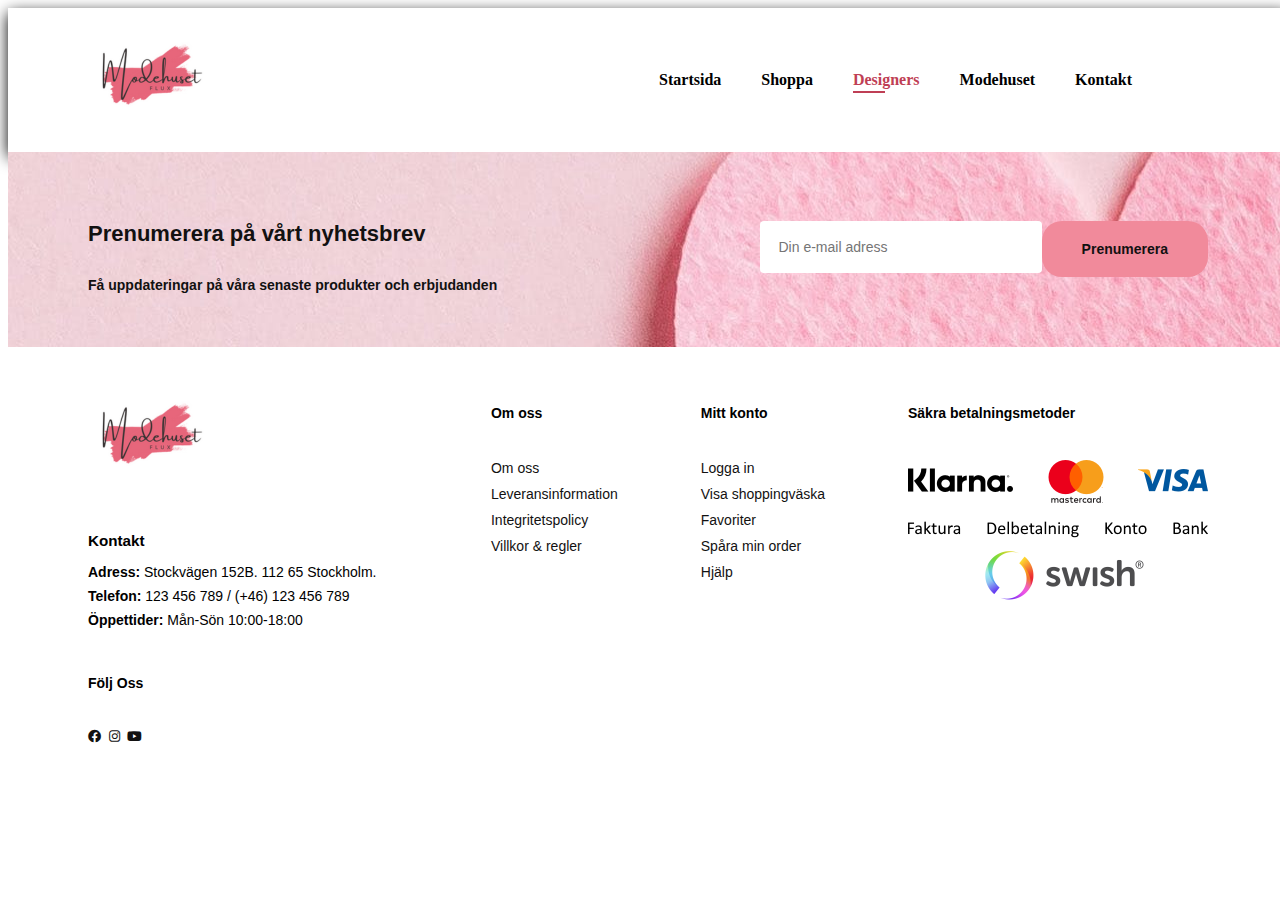
<file: designers.html>
<!DOCTYPE html>
<html lang="en">
<head>
    <meta charset="UTF-8">
    <meta name="viewport" content="width=device-width, initial-scale=1.0">
    <title>Modehuset Flux</title>
    <link rel="stylesheet" href="style.css"> 
    <link rel="stylesheet" href="https://pro.fontawesome.com/releases/v5.10.0/css/all.css"/> 

     
</head>
<body>


    <section id="header">  
        <a href="#"><img src="logotypflux (1).png"class="logo" alt=""></a>
    
    <div> 
       <ul id="navbar"> 
    <li><a href="index.html">Startsida</a></li>
    <li><a href="shoppa.html">Shoppa</a></li>
    <li><a class="active" href="https://mathildabjorn.wordpress.com/vara-designers/">Designers</a></li>
    <li><a href="modehuset.html">Modehuset</a></li>
    <li><a href="kontakt.html">Kontakt</a></li>
    <li><a href="kassa.html"><i class="far fa-shopping-cart cart"></i></i></a></li>
       </ul>
    </div>
    </body>
    </section>
    
    

<section id="newsletter" class="section-p1" class="section-m1"> 
    <div class="newstext">
        <h4> Prenumerera på vårt nyhetsbrev </h4>
        <p>Få uppdateringar på våra senaste produkter och erbjudanden </p>
    </div>
    <div class="form"> 
        <input type="text" placeholder="Din e-mail adress">
        <button class="normal">Prenumerera </button>

</div>
</section>

 <footer class="section-p1"> 
    <div class="col"> 
<img class="logo" src="logotypflux (1).png" alt="">
<h3> Kontakt </h3>
<p><strong> Adress: </strong> Stockvägen 152B. 112 65 Stockholm. </p>
<p> <strong> Telefon: </strong> 123 456 789 / (+46) 123 456 789</p>
<p> <strong> Öppettider: </strong> Mån-Sön 10:00-18:00 </p>
<div class="follow"> 
<h4> Följ Oss </h4>
<div class="icon"> 
<i class="fab fa-facebook"></i>
<i class="fab fa-instagram"></i>
<i class="fab fa-youtube"></i>
</div>
</div>
</div> 

<div class="col"> 
<h4> Om oss </h4>
<a href="#"> Om oss </a>
<a href="#"> Leveransinformation </a>
<a href="#"> Integritetspolicy  </a>
<a href="#"> Villkor & regler </a>
</div>

<div class="col"> 
    <h4> Mitt konto </h4>
    <a href="#"> Logga in </a>
    <a href="#"> Visa shoppingväska </a>
    <a href="#"> Favoriter  </a>
    <a href="#"> Spåra min order </a>
    <a href="#"> Hjälp </a>
    </div>

<div class="col payment">
<h4> Säkra betalningsmetoder </h4>
<img src="betmetod.png" alt="">
</div>


</footer>
</body>
</html>
</file>
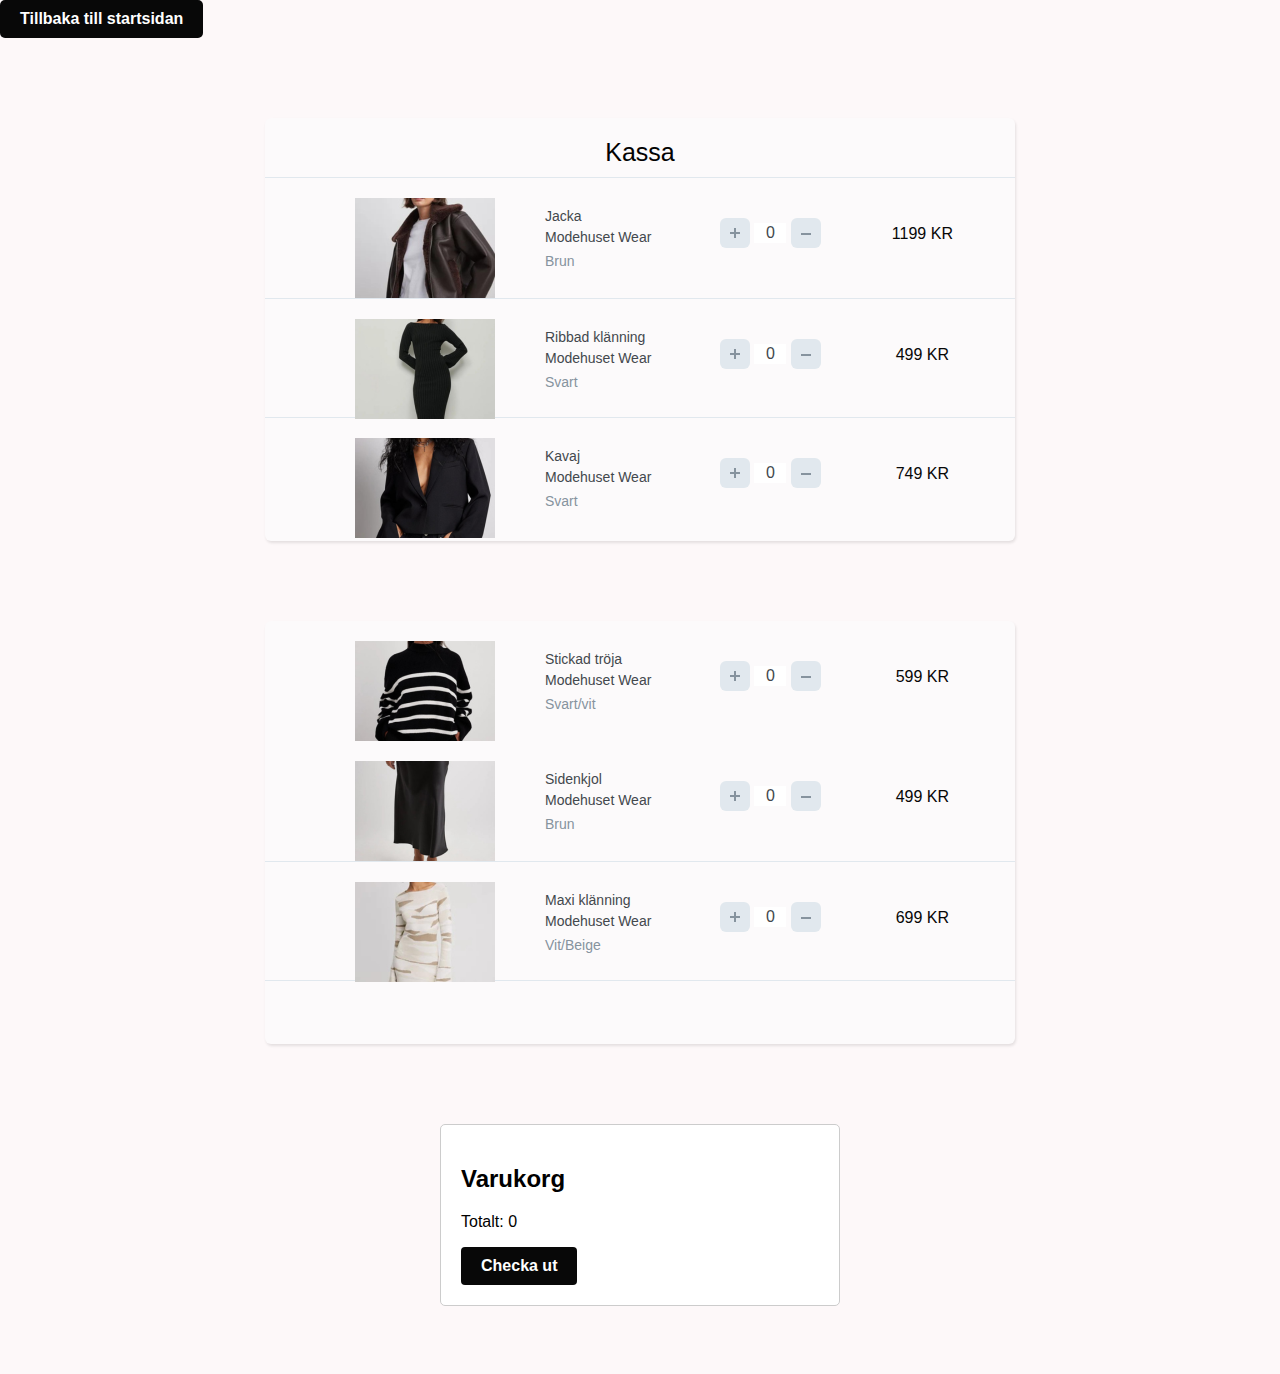
<file: kassa.html>
<!DOCTYPE html>
    <html lang="en">
    <head>
        
            <meta charset="UTF-8">
            <meta name="viewport" content="width=device-width, initial-scale=1.0">
            <title>Shopping cart</title>
            <link rel="stylesheet" href="kassa.css">
            <link rel="stylesheet" href="https://pro.fontawesome.com/releases/v5.10.0/css/all.css"/>
            <!-- Ladda jQuery från ett CDN -->
            <script src="https://code.jquery.com/jquery-3.6.4.min.js"></script>
            <script src="script.js"></script>
        </head>
        
         
    </head>
    <body>
<!-- Tillbaka knapp -->
<a href="index.html" class="back-button">Tillbaka till startsidan</a>
        <script src="script.js"></script>


        <div class="shopping-cart">
            <!-- Title -->
            <div class="title">
             Kassa 
            </div>


            <!-- Product #1 -->
            <div class="item">
              <div class="buttons">
                
              </div>
           
              <div class="image">
                <img src="shoppa1.0canva.png" alt="" />
              </div>
           
              <div class="description">
                <span>Jacka</span>
                <span>Modehuset Wear</span>
                <span>Brun</span>
              </div>
           
              <div class="quantity">
                <button class="plus-btn" type="button" name="button">
                  <img src="plus.svg" alt="" />
                </button>
                <input type="text" name="name" value="0">
                <button class="minus-btn" type="button" name="button">
                  <img src="minus.svg" alt="" />
                </button>
              </div>
           
              <div class="total-price">1199 KR</div>
            </div>
           
            <!-- Product #2 -->
            <div class="item">
              <div class="buttons">
        
                
              </div>
           
              <div class="image">
                <img src="shoppa2canva.png" alt=""/>
              </div>
           
              <div class="description">
                <span>Ribbad klänning</span>
                <span>Modehuset Wear</span>
                <span>Svart</span>
              </div>
           
              <div class="quantity">
                <button class="plus-btn" type="button" name="button">
                  <img src="plus.svg" alt="" />
                </button>
                <input type="text" name="name" value="0">
                <button class="minus-btn" type="button" name="button">
                  <img src="minus.svg" alt="" />
                </button>
              </div>
           
              <div class="total-price">499 KR</div>
            </div>
           
            <!-- Product #3 -->
            <div class="item">
              <div class="buttons">
                
                
              </div>
           
              <div class="image">
                <img src="shoppa3canva.png" alt="" />
              </div>
           
              <div class="description">
                <span>Kavaj</span>
                <span>Modehuset Wear</span>
                <span>Svart</span>
              </div>
           
              <div class="quantity">
                <button class="plus-btn" type="button" name="button">
                  <img src="plus.svg" alt="" />
                </button>
                <input type="text" name="name" value="0">
                <button class="minus-btn" type="button" name="button">
                  <img src="minus.svg" alt="" />
                </button>
              </div>
           
              <div class="total-price">749 KR</div>
            </div>
          </div>
          <div class="shopping-cart">

            <!-- Product #1 -->
            <div class="item">
              <div class="buttons">
               
              </div>
           
              <div class="image">
                <img src="shoppa4canva.png" alt="" />
              </div>
           
              <div class="description">
                <span>Stickad tröja</span>
                <span>Modehuset Wear</span>
                <span>Svart/vit</span>
              </div>
           
              <div class="quantity">
                <button class="plus-btn" type="button" name="button">
                  <img src="plus.svg" alt="" />
                </button>
                <input type="text" name="name" value="0">
                <button class="minus-btn" type="button" name="button">
                  <img src="minus.svg" alt="" />
                </button>
              </div>
           
              <div class="total-price">599 KR</div>
            </div>
           
            <!-- Product #2 -->
            <div class="item">
              <div class="buttons">
                
              </div>
           
              <div class="image">
                <img src="shoppa5canva.png" alt=""/>
              </div>
           
              <div class="description">
                <span>Sidenkjol</span>
                <span>Modehuset Wear</span>
                <span>Brun</span>
              </div>
           
              <div class="quantity">
                <button class="plus-btn" type="button" name="button">
                  <img src="plus.svg" alt="" />
                </button>
                <input type="text" name="name" value="0">
                <button class="minus-btn" type="button" name="button">
                  <img src="minus.svg" alt="" />
                </button>
              </div>
           
              <div class="total-price">499 KR</div>
            </div>
           
            <!-- Product #3 -->
            <div class="item">
              <div class="buttons">
                
                
              </div>
           
              <div class="image">
                <img src="shoppa6canva.png" alt="" />
              </div>
           
              <div class="description">
                <span>Maxi klänning</span>
                <span>Modehuset Wear</span>
                <span>Vit/Beige</span>
              </div>
           
              <div class="quantity">
                <button class="plus-btn" type="button" name="button">
                  <img src="plus.svg" alt="" />
                </button>
                <input type="text" name="name" value="0">
                <button class="minus-btn" type="button" name="button">
                  <img src="minus.svg" alt="" />
                </button>
              </div>
           
              <div class="total-price">699 KR</div>
            </div>
          </div>

     

     
<div class="checkout-container">
    <h2>Varukorg</h2>
    <ul id="cart-list"></ul>
    <p>Totalt: <span id="total-price">0</span></p>
    <a href="utcheckning.html" class="checkout-button">Checka ut</a>
   
</div>

<br>

<script src="script.js"></script>

     </body>
     </html>
</file>
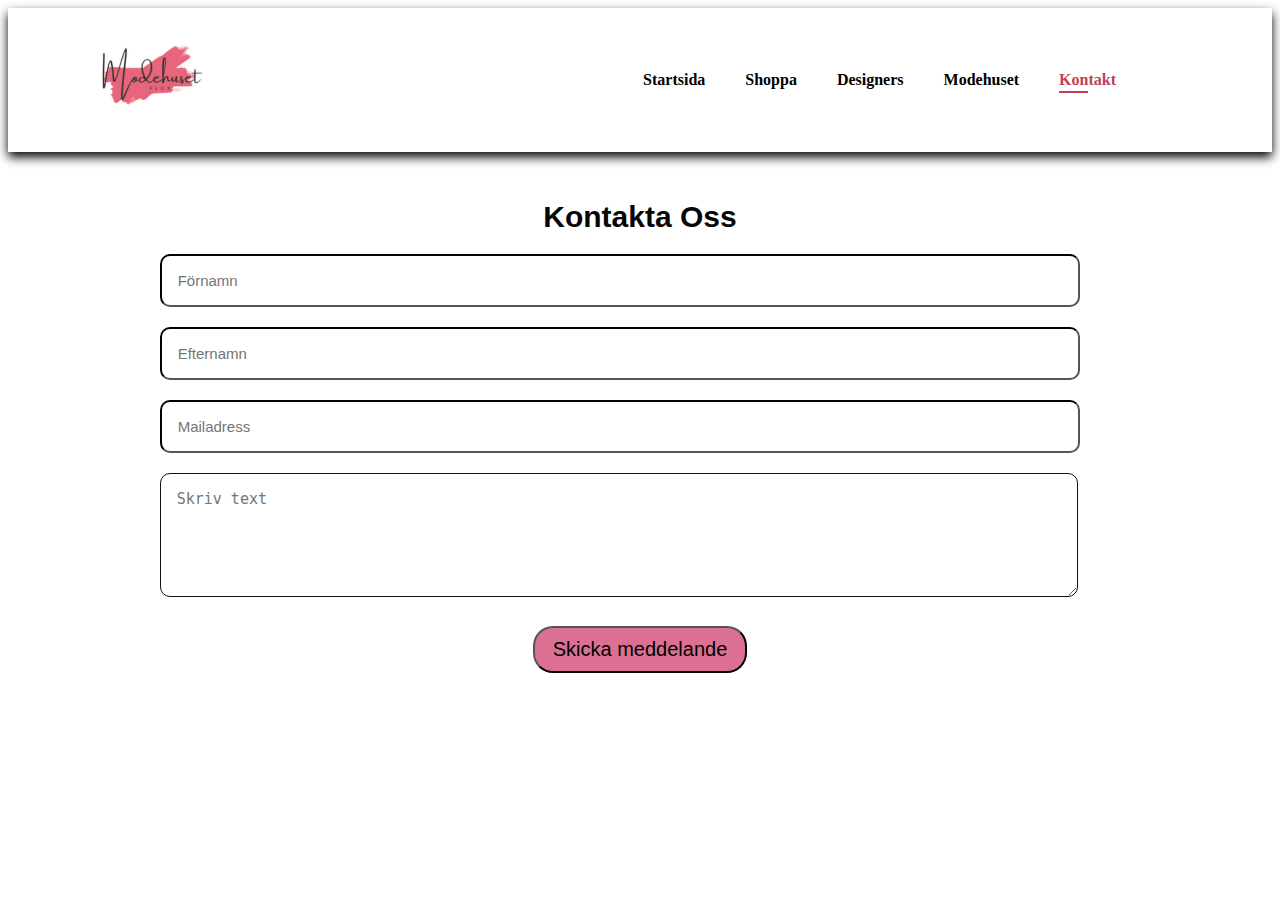
<file: kontakt.html>
<!DOCTYPE html>
<html lang="en">
<head>
    <meta charset="UTF-8">
    <meta name="viewport" content="width=device-width, initial-scale=1.0">
    <title>Contact form</title>
    <link rel="stylesheet" href="kontakt.css"> 
    <link rel="stylesheet" href="https://pro.fontawesome.com/releases/v5.10.0/css/all.css"/> 

    
</head>
<body>
<script src="script.js"></script>

    <section id="header">  
        <a href="#"><img src="logotypflux (1).png"class="logo" alt=""></a>

        
       <ul id="navbar"> 
<li><a href="index.html">Startsida</a></li> 
<li><a href="shoppa.html">Shoppa</a></li>
<li><a href="https://mathildabjorn.wordpress.com/vara-designers/">Designers</a></li>
<li><a href="modehuset.html">Modehuset</a></li>
<li><a class="active" href="kontakt.html">Kontakt</a>        
<li><a href="kassa.html"><i class="far fa-shopping-cart cart"></i></i></a></li>
 
</ul> 
</li>
</section>

<br> 

<h1>Kontakta Oss </h1>
<input type="text" name="first" placeholder="Förnamn" autocomplete="off" required>
<input type="text" name="last" placeholder="Efternamn" autocomplete="off" required>
<input type="text" name="email" placeholder="Mailadress" autocomplete="off" required>
<textarea rows="5" cols="60" name="Meddelande" placeholder="Skriv text" autocomplete="off" required></textarea>
<button type="submit"> Skicka meddelande</button>





</body>
</html>
</file>
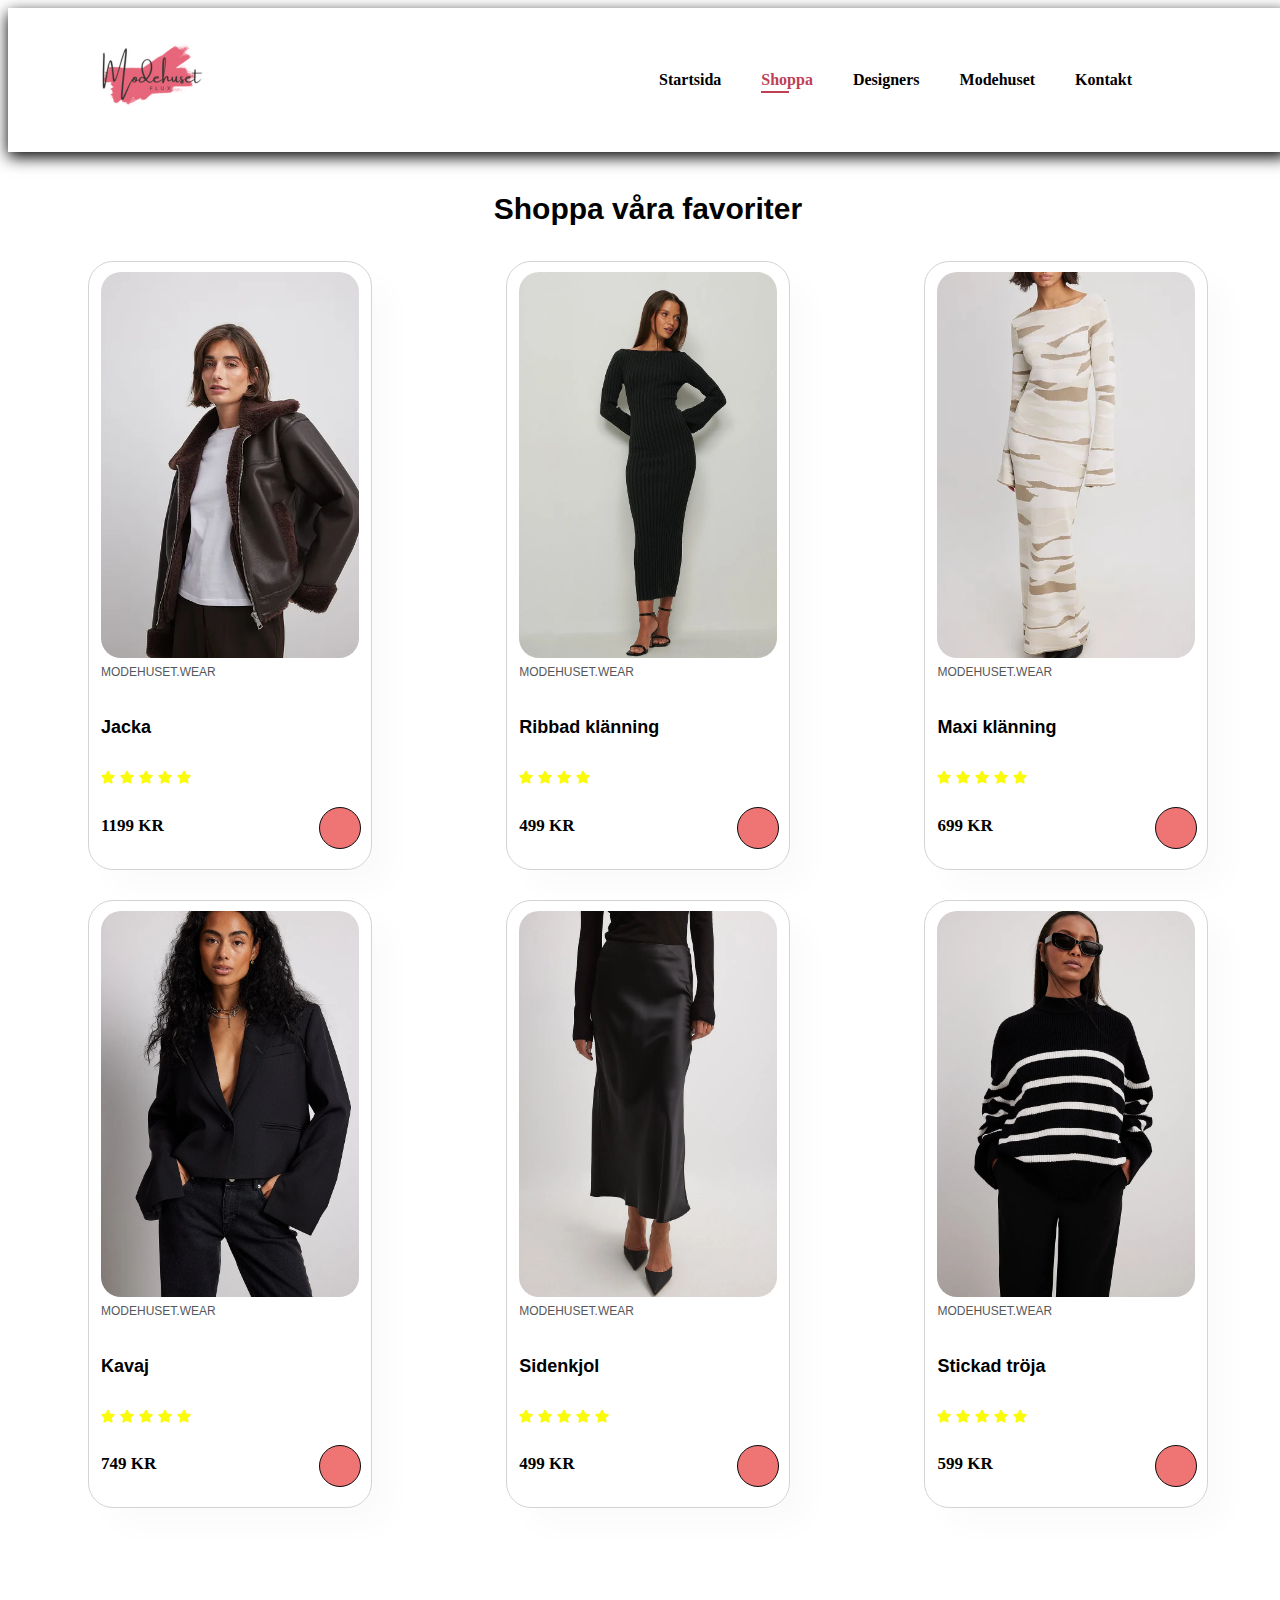
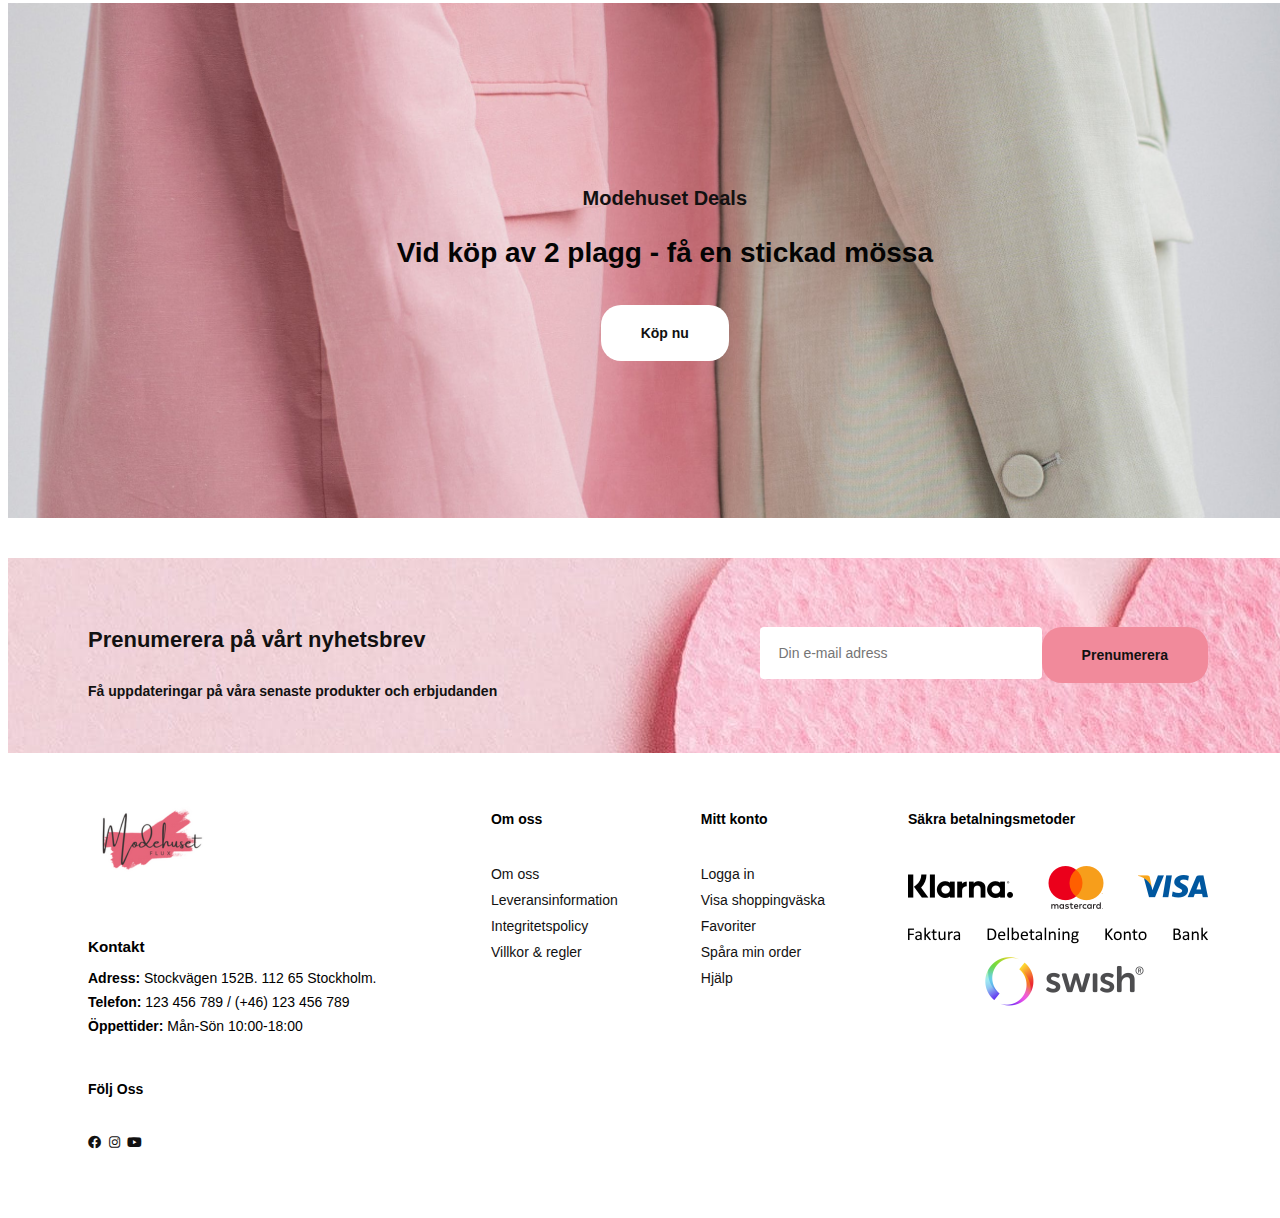
<file: shoppa.html>
<!DOCTYPE html>
<html lang="en">
<head>
    <meta charset="UTF-8">
    <meta name="viewport" content="width=device-width, initial-scale=1.0">
    <title>Modehuset Flux</title>
    <link rel="stylesheet" href="style.css"> 
    <link rel="stylesheet" href="https://pro.fontawesome.com/releases/v5.10.0/css/all.css"/> 
   
</head>

<body> 

<section id="header">  
    <a href="#"><img src="logotypflux (1).png"class="logo" alt=""></a>

<div> 
   <ul id="navbar"> 
<li><a href="index.html">Startsida</a></li>
<li><a class="active" href="shoppa.html">Shoppa</a></li>
<li><a href="https://mathildabjorn.wordpress.com/vara-designers/">Designers</a></li>
<li><a href="modehuset.html">Modehuset</a></li>
<li><a href="kontakt.html">Kontakt</a></li>
<li><a href="kassa.html"><i class="far fa-shopping-cart cart"></i></i></a></li>
   </ul>
</div>
</section>



<section id="product1" class="section-p1">
<h1> Shoppa våra favoriter </h1> 
<div class="pro-container"> 
    <div class="pro"> 
    <img src="shoppa1.webp" alt=""> 
    <div class="des"> 
        <span> MODEHUSET.WEAR </span>
        <h5> Jacka </h5>
        <div class="star"> 
            <i class="fas fa-star"></i>
            <i class="fas fa-star"></i>
            <i class="fas fa-star"></i>
            <i class="fas fa-star"></i>
            <i class="fas fa-star"></i>
            
<h4> 1199 KR</h4>
</div>
</div>
<a href="#"><i class="fal fa-shopping-cart cart"></i></a>
</div>
<div class="pro"> 
    <img src="shoppa2.webp" alt=""> 
    <div class="des"> 
        <span> MODEHUSET.WEAR </span>
        <h5> Ribbad klänning </h5>
        <div class="star"> 
            <i class="fas fa-star"></i>
            <i class="fas fa-star"></i>
            <i class="fas fa-star"></i>
            <i class="fas fa-star"></i>

<h4>499 KR</h4>
</div>
</div>
<a href="#"><i class="fal fa-shopping-cart cart"></i></a>
</div>
<div class="pro"> 
    <img src="shopping3.webp" alt=""> 
    <div class="des"> 
        <span> MODEHUSET.WEAR </span>
        <h5> Maxi klänning </h5>
        <div class="star"> 
            <i class="fas fa-star"></i>
            <i class="fas fa-star"></i>
            <i class="fas fa-star"></i>
            <i class="fas fa-star"></i>
            <i class="fas fa-star"></i>

<h4> 699 KR</h4>
</div>
</div>
<a href="#"><i class="fal fa-shopping-cart cart"></i></a>
</div>

<div class="pro"> 
    <img src="shoppa4.webp" alt=""> 
    <div class="des"> 
        <span> MODEHUSET.WEAR </span>
        <h5> Kavaj </h5>
        <div class="star"> 
            <i class="fas fa-star"></i>
            <i class="fas fa-star"></i>
            <i class="fas fa-star"></i>
            <i class="fas fa-star"></i>
            <i class="fas fa-star"></i>

<h4> 749 KR</h4>
</div>
</div>
<a href="#"><i class="fal fa-shopping-cart cart"></i></a>
</div>

<div class="pro"> 
    <img src="shoppa5.webp" alt=""> 
    <div class="des"> 
        <span> MODEHUSET.WEAR </span>
        <h5> Sidenkjol </h5>
        <div class="star"> 
            <i class="fas fa-star"></i>
            <i class="fas fa-star"></i>
            <i class="fas fa-star"></i>
            <i class="fas fa-star"></i>
            <i class="fas fa-star"></i>

<h4> 499 KR</h4>
</div>
</div>
<a href="#"><i class="fal fa-shopping-cart cart"></i></a>
</div>

<div class="pro"> 
    <img src="shoppa6.webp" alt=""> 
    <div class="des"> 
        <span> MODEHUSET.WEAR </span>
        <h5> Stickad tröja </h5>
        <div class="star"> 
            <i class="fas fa-star"></i>
            <i class="fas fa-star"></i>
            <i class="fas fa-star"></i>
            <i class="fas fa-star"></i>
            <i class="fas fa-star"></i>

<h4> 599 KR</h4>
</div>
</div>
<a href="#"><i class="fal fa-shopping-cart cart"></i></a>
</div> 

</section>

<section id="banner" class="section-m1"> 
    <h4> Modehuset Deals </h4>
    <h2> Vid köp av 2 plagg - få en stickad mössa</h2>
    <br> <br>
    <button class="normal">Köp nu</button>
    </section>
    
    <section id="newsletter" class="section-p1" class="section-m1"> 
        <div class="newstext">
            <h4> Prenumerera på vårt nyhetsbrev </h4>
            <p>Få uppdateringar på våra senaste produkter och erbjudanden </p>
        </div>
        <div class="form"> 
            <input type="text" placeholder="Din e-mail adress">
            <button class="normal">Prenumerera </button>
    
    </div>
    </section>
    
    <footer class="section-p1"> 
        <div class="col"> 
    <img class="logo" src="logotypflux (1).png" alt="">
    <h3> Kontakt </h3>
    <p><strong> Adress: </strong> Stockvägen 152B. 112 65 Stockholm. </p>
    <p> <strong> Telefon: </strong> 123 456 789 / (+46) 123 456 789</p>
    <p> <strong> Öppettider: </strong> Mån-Sön 10:00-18:00 </p>
    <div class="follow"> 
    <h4> Följ Oss </h4>
    <div class="icon"> 
    <i class="fab fa-facebook"></i>
    <i class="fab fa-instagram"></i>
    <i class="fab fa-youtube"></i>
    </div>
    </div>
    </div> 
    
    <div class="col"> 
    <h4> Om oss </h4>
    <a href="#"> Om oss </a>
    <a href="#"> Leveransinformation </a>
    <a href="#"> Integritetspolicy  </a>
    <a href="#"> Villkor & regler </a>
    </div>
    
    <div class="col"> 
        <h4> Mitt konto </h4>
        <a href="#"> Logga in </a>
        <a href="#"> Visa shoppingväska </a>
        <a href="#"> Favoriter  </a>
        <a href="#"> Spåra min order </a>
        <a href="#"> Hjälp </a>
        </div>
    
    <div class="col payment">
    <h4> Säkra betalningsmetoder </h4>
    <img src="betmetod.png" alt="">
    </div>
    
    
    </footer> 

</body>
</html>
</file>
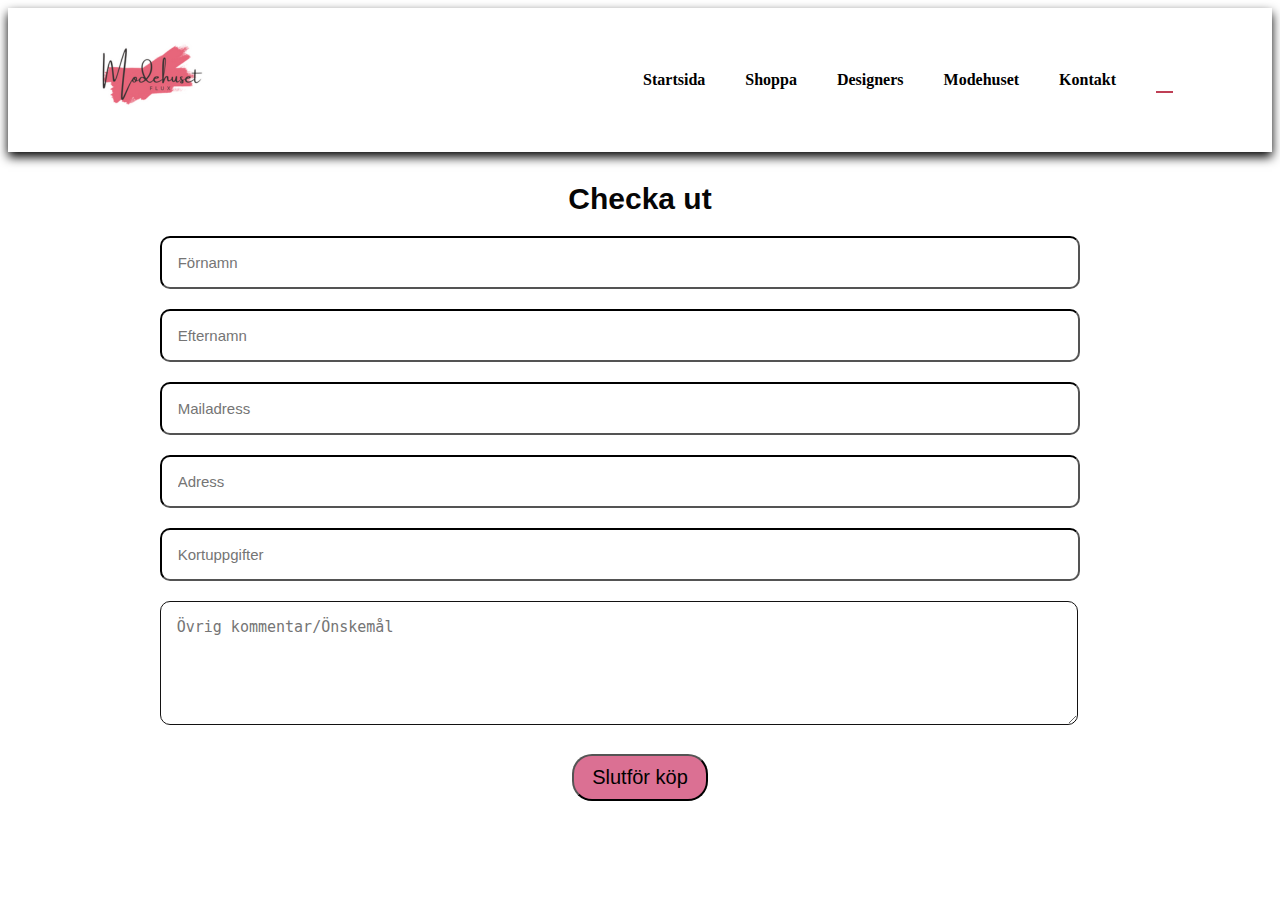
<file: utcheckning.html>
<!DOCTYPE html>
<html lang="en">
<head>
    <meta charset="UTF-8">
    <meta name="viewport" content="width=device-width, initial-scale=1.0">
    <title>Modehuset Flux</title>
    <link rel="stylesheet" href="utcheckning.css"> 
    <link rel="stylesheet" href="https://pro.fontawesome.com/releases/v5.10.0/css/all.css"/> 
   
</head>

<body> 

    <section id="header">  
        <a href="#"><img src="logotypflux (1).png"class="logo" alt=""></a>

        
       <ul id="navbar"> 
<li><a href="index.html">Startsida</a></li> 
<li><a href="shoppa.html">Shoppa</a></li>
<li><a href="https://mathildabjorn.wordpress.com/vara-designers/">Designers</a></li>
<li><a href="modehuset.html">Modehuset</a></li>
<li><a href="kontakt.html">Kontakt</a>        
<li><a class="active" href="kassa.html"><i class="far fa-shopping-cart cart"></i></i></a></li>
      
</div>
</li>
</ul>
 </section>

<h1> Checka ut </h1>
<form action="order.html" method="get"> 
<input type="text" name="first" placeholder="Förnamn" autocomplete="off" required>
<input type="text" name="last" placeholder="Efternamn" autocomplete="off" required>
<input type="text" name="email" placeholder="Mailadress" autocomplete="off" required>
<input type="text" name="adress" placeholder="Adress" autocomplete="off" required>
<input type="text" name="kort" placeholder="Kortuppgifter" autocomplete="off" required>
<textarea rows="5" cols="60" name="Meddelande" placeholder="Övrig kommentar/Önskemål" autocomplete="off" required></textarea>
<button  type="submit"> Slutför köp </button>
</form>


<br>  
</body>
</html>
</file>
<file: style.css>
h1 { 
    font-size: 30px;
    font-family: Verdana, Geneva, Tahoma, sans-serif;
    color: black;
    margin: 0; 
    padding: 0;
    text-align: center;
}

h2 { 
    font-size: large;
    font-family: 'Lucida Sans', 'Lucida Sans Regular', 'Lucida Grande', 'Lucida Sans Unicode', Geneva, Verdana, sans-serif;
    color: black;
    margin: 0;
    padding: 0;
}

p {
    font-family: Verdana, Geneva, Tahoma, sans-serif;
    
}
.section-p1 {
padding: 40px 80px;
}

.section-m1 {
    margin: 40px 0;
}

section { 
    padding: 100px;
    margin: 0;
    
}

button.normal {
    font-size: 14px;
    font-weight: 600;
    padding: 20px 40px;
    color: #121111;
    background-color: #ffffff;
    border-radius: 20px;
    cursor: pointer;
    border: none;
    outline: none;
    transition: 0.3s;
}



body { 
    width: 100%;
   
}

/* Header Start */  

#header { 

    display: flex;
    align-items: center;
    justify-content: space-between;
    padding: 20px 80px;
    background-color: #ffffff;
    box-shadow: 0 5px 15px; rgba(0, 0, 0, 0.06); 
}



#navbar { 
    display: flex;
    align-items: center;
    justify-content: center;
}

#navbar li {
    list-style: none;
    padding: 0 20px;
    position: relative;
}

#navbar li a{ 
    text-decoration: none;
    font-size: 16px;
    font-weight: 600;
    font-family: Georgia, 'Times New Roman', Times, serif;
    color: black;
    transition: 0.4s;

}

#navbar li a:hover,
#navbar li a.active {
   color: rgb(191,63,85);
}

#navbar li a.active::after { 
    content: "";
    width: 30%;
    height: 2px;
    background-color: rgb(191,63,85);
    position: absolute;
    bottom: -4px;
    left: 20px;
}


/* Home page */

#hero{
background-image: url(pexels-dziana-hasanbekava-5480696.jpg);
height: 90vh;
width: 89%;
background-size: cover;
background-position: top 25% right 0;
padding: 0 80px;
display: flex;
flex-direction: column;
align-items: flex-start;
justify-content: center;

}

#hero h4 {
    padding-bottom: 15px;
    font-family: Verdana, Geneva, Tahoma, sans-serif;
}

#hero h1 {
    color: rgb(191, 63, 85);
    font-family: Verdana, Geneva, Tahoma, sans-serif;
}

#hero button {
    background-image: url("Ljusorange\ Penseldrag\ Fotografi\ Logga\ \(1\).png");
    background-color: white;
    color: #e7667b;
    padding: 14px 80px 14px 60px;
    background-repeat: no-repeat;
    cursor: pointer;
    font-weight: 900;
    font-size: 16px;
    font-family: Verdana, Geneva, Tahoma, sans-serif;
}


#product1 {
    text-align: center;
}

#product1 .pro-container {
    display: flex;
    justify-content: space-between;
    padding-top: 20px;
    flex-wrap: wrap;

}

#product1 .pro {
    width: 23%;
    min-width: 250px;
    padding: 10px 12px;
    border: 1px solid lightgrey;
    border-radius: 25px;
    cursor: pointer;
    box-shadow: 20px 20px 30px rgb(57, 54, 57, 0.02);
    margin: 15px 0;
    transition: 0.2s ease;
    position: relative;
}

#product1 .pro:hover{
    box-shadow: 20px 20px 30px rgb(57, 54, 57, 0.06);    
}

#product1 .pro img{
    width: 100%;
    border-radius: 20px;
}

#product1 .pro .des {
text-align: start;
padding: 10 px 0;

}

#product1 .pro .des span{
    color: rgb(85, 88, 91);
    font-size: 12px;
    font-family: Verdana, Geneva, Tahoma, sans-serif
    
}

#product1 .pro .des h5 {
    padding-top: 7px;
    color: black;
    font-size: 18px;
    font-family: Verdana, Geneva, Tahoma, sans-serif
}

#product1 .pro .des i {
    font-size: 13px;
    color: rgb(250, 250, 13);
}

#product1 .pro .des h4 {
   padding-top: 7px;
   font-size: 17px; 
   font-weight: 700;
   font-family:Verdana, Geneva, Tahoma, sans-serif
   color: #e7667b;
}

#product1 .pro .cart {
    width: 40px;
    height: 40px;
    line-height: 40px;
    border-radius: 50px;
    background-color: #ef7474;
    font-weight: 500;
    color:#0e0c0d; 
    border: 1px solid;
    position: absolute;
    bottom: 20px;
    right: 10px;
}

#banner {
    display: flex;
    flex-direction: column;
    justify-content: center;
    align-items: center;
    text-align: center;
    background-image: url(pexels-monstera-production-7691068.jpg);
width: 87%;
height: 35vh;
background-size: cover;
background-position: center;
}

#banner h4 {
color: #121111;
font-size: 20px;
font-family: Verdana, Geneva, Tahoma, sans-serif;
}

#banner h2 {
color: rgb(4, 4, 4);
font-size: 28px;
font-family: Verdana, Geneva, Tahoma, sans-serif;
}

#banner button:hover {
  background-color: #e7667b;  
  color: #121111;
}


#feature {
    display: flex;
    align-items: center;
    justify-content: space-between;
    flex-wrap: wrap;
    background-repeat: no-repeat;
    cursor: pointer;
}

#feature .fe-box {
    width: 180px;
    text-align: center;
    padding: 25px 15px;
    box-shadow: 20px 20px 34px rgb(148, 147, 147,0.3);
    border: 1px solid rgb(236, 233, 221,0.3);
}

#feature .febox:hover {
    box-shadow: 10px 10px 54px rgb(148, 147, 147, 0.3);   
}

#feature .fe-box h4 {
    display: inline-block;
    padding: 9px 8px 6px 8px;
    line-height: 1;
    border-radius: 4px;
    color: rgb(8, 7, 8);
    background-color: #f3b4bf;
}

#newsletter {
    display: flex;
    justify-content: space-between;
    flex-wrap: wrap;
    align-items: center;
    background-image: url(pexels-karolina-grabowska-4197563.jpg);
    background-repeat: no-repeat;
    background-position: 20% 30%;
    background-color: #121111;
}

#newsletter h4 {
    font-size: 22px;
    font-family: Verdana, Geneva, Tahoma, sans-serif;
    font-weight: 700;
    color: #121111;

}

#newsletter p {
    font-size: 14px;
    font-family: Verdana, Geneva, Tahoma, sans-serif;
    font-weight: 600;
    color: #121111;

}

#newsletter .form {
display: flex;
width: 40%;
}

#newsletter input {
    height: 3.125rem;
    padding: 0 1.25em;
    font-size: 14px;
    width: 100%;
    border: 1px solid transparent;
    border-radius: 4px;
    outline: none;
   
}

#newsletter button {
   background-color: #f18a9b; 
   color: #121111;
   white-space: nowrap;
   
}

footer {
    display: flex;
    flex-wrap: wrap;
    justify-content: space-between;
}

footer .col{
    display: flex;
    flex-direction: column;
    align-items: flex-start;
    margin-bottom: 20px;
    font-family: Verdana, Geneva, Tahoma, sans-serif;
    font-size: 13px;
}

footer .logo {
margin-bottom: 30px;
}

footer h4 {
    font-size: 14px;
    font-family: Verdana, Geneva, Tahoma, sans-serif;
    padding-bottom: 20px;
}

footer p {
    font-size: 14px;
    font-family: Verdana, Geneva, Tahoma, sans-serif;
    margin: 0 0 8px 0;
}

footer a {
    font-size: 14px;
    font-family: Verdana, Geneva, Tahoma, sans-serif;
    text-decoration: none;
    color: #121111;
    margin-bottom: 10px;
}

footer .follow {
    margin-top: 20px;
}

footer .follow i {
    color: #121111;
    padding-right: 4px;
    cursor: pointer;
}

footer.follow i:hover,
footer a:hover {
color: #e7667b;
}


video {
   text-align: center;
   max-width: 100%;
   height: auto;
}
</file>
<file: kassa.css>
* {
    box-sizing: border-box;
  }
   
  html,
  body {
    width: 100%;
    height: 100%;
    margin: 0;
    background-color: rgb(253, 248, 249);
    font-family: 'Roboto', sans-serif;
  }

  .shopping-cart {
    width: 750px;
    height: 423px;
    margin: 80px auto;
    background: rgb(252, 250, 251);
    box-shadow: 1px 2px 3px 0px rgba(0,0,0,0.10);
    border-radius: 6px;
   
    display: flex;
    flex-direction: column;
  }

  .title {
    height: 60px;
    border-bottom: 1px solid #E1E8EE;
    padding: 20px 30px;
    color: #020202;
    font-size: 25px;
    font-weight: 400;
    text-align: center;
  }
   
  .item {
    padding: 20px 30px;
    height: 120px;
    display: flex;
  }
   
  .item:nth-child(3) {
    border-top:  1px solid #E1E8EE;
    border-bottom:  1px solid #E1E8EE;
  }

  .buttons {
    position: relative;
    padding-top: 30px;
    margin-right: 60px;
  }
   
  

  .is-active {
    animation-name: animate;
    animation-duration: .8s;
    animation-iteration-count: 1;
    animation-timing-function: steps(28);
    animation-fill-mode: forwards;
  }
   
  @keyframes animate {
    0%   { background-position: left;  }
    50%  { background-position: right; }
    100% { background-position: right; }
  }

  .image {
    margin-right: 50px;
  }
   

  .description {
    padding-top: 10px;
    margin-right: 60px;
    width: 115px;
  }
   
  .description span {
    display: block;
    font-size: 14px;
    color: #43484D;
    font-weight: 400;
  }
   
  .description span:first-child {
    margin-bottom: 5px;
  }
  .description span:last-child {
    font-weight: 300;
    margin-top: 8px;
    color: #86939E;
  }
  .quantity {
    padding-top: 20px;
    margin-right: 60px;
  }
  .quantity input {
    -webkit-appearance: none;
    border: none;
    text-align: center;
    width: 32px;
    font-size: 16px;
    color: #43484D;
    font-weight: 300;
  }
   
  button[class*=btn] {
    width: 30px;
    height: 30px;
    background-color: #E1E8EE;
    border-radius: 6px;
    border: none;
    cursor: pointer;
  }
  .minus-btn img {
    margin-bottom: 3px;
  }
  .plus-btn img {
    margin-top: 2px;
  }
   
  button:focus, input:focus {
    outline:0;
  }

  .total-price {
    width: 83px;
    padding-top: 27px;
    text-align: center;
    font-size: 16px;
    color: #070707;
    font-weight: 300;
  }

  @media (max-width: 800px) {
    .shopping-cart {
      width: 100%;
      height: auto;
      overflow: hidden;
    }
    .item {
      height: auto;
      flex-wrap: wrap;
      justify-content: center;
    }
    .image img {
      width: 50%;
      height: 100%;
    }
    .image,
    .quantity,
    .description {
      width: 100%;
      text-align: center;
      margin: 6px 0;
    }
    .buttons {
      margin-right: 20px;
    }
  }


  /* Stilar för kassan */
.checkout-container {
    max-width: 400px;
    margin: 50px auto;
    padding: 20px;
    border: 1px solid #ccc;
    border-radius: 5px;
}

#cart-list {
    list-style-type: none;
    padding: 0;
}

.cart-item {
    display: flex;
    justify-content: space-between;
    margin-bottom: 10px;
}

/* Knappstil */
.checkout-button {
    display: inline-block;
    padding: 10px 20px;
    text-decoration: none;
    color: white;
    background-color: #080808;
    border-radius: 4px;
    font-weight: bold;
}

/* Hover-effekt för knappen */
.checkout-button:hover {
    background-color: #ecf1ed;
}

.checkout-container {
    background-color: #ffffff;
}

/* Stil för tillbaka-knappen */
.back-button {
    display: inline-block;
    padding: 10px 20px;
    text-decoration: none;
    color: white;
    background-color: #080808;
    border-radius: 5px;
    font-weight: bold;
}

/* Hover-effekt för knappen */
.back-button:hover {
    background-color: #555; 
}
</file>
<file: kontakt.css>
#header { 

    display: flex;
    align-items: center;
    justify-content: space-between;
    padding: 20px 80px;
    background-color: #ffffff;
    box-shadow: 0 5px 10px; rgba(0, 0, 0, 0.06); 
}

#navbar { 
    display: flex;
    align-items: center;
    justify-content: center;
}

#navbar li {
    list-style: none;
    padding: 0 20px;
    position: relative;
}

#navbar li a{ 
    text-decoration: none;
    font-size: 16px;
    font-weight: 600;
    font-family: Georgia, 'Times New Roman', Times, serif;
    color: black;
    transition: 0.4s;

}

#navbar li a:hover,
#navbar li a.active {
   color: rgb(191,63,85);
}

#navbar li a.active::after { 
    content: "";
    width: 30%;
    height: 2px;
    background-color: rgb(191,63,85);
    position: absolute;
    bottom: -4px;
    left: 20px;
}


h1 {
    color: rgb(6, 6, 6);
    padding-top: 10px;
    text-align: center;
    font-size: 30px;
    font-family: Verdana, Geneva, Tahoma, sans-serif;
}

input {
    background-color: white;
    width: 70%;
    margin-left: 12%;
    font-size: 15px;
    padding: 16px 16px;
    border-radius: 10px;
    border-color: black;
    margin-bottom: 20px;
}

textarea {
    background-color: white;
    width: 70%;
    margin-left: 12%;
    font-size: 15px;
    padding: 16px 16px;
    border-radius: 10px;
    border-color: rgb(19, 18, 18);
    margin-bottom: 25px;

}

input:focus-within {

    outline: none;
    border-color: palevioletred;
    border-width: 3px;
}

textarea:focus-within {

    outline: none;
    border-color: palevioletred;
    border-width: 3px;
}

button {
    background-color: palevioletred;
    border-radius: 20px;
    border-color: black;
    font-size: 20px;
    padding: 10px 18px;
    text-align: center;
    display: flex;
    margin: auto;
}

button:hover {
    opacity: 80%;
    cursor: pointer;
}
</file>
<file: utcheckning.css>
#header { 

    display: flex;
    align-items: center;
    justify-content: space-between;
    padding: 20px 80px;
    background-color: #ffffff;
    box-shadow: 0 5px 10px; rgba(0, 0, 0, 0.06); 
}

#navbar { 
    display: flex;
    align-items: center;
    justify-content: center;
}

#navbar li {
    list-style: none;
    padding: 0 20px;
    position: relative;
}

#navbar li a{ 
    text-decoration: none;
    font-size: 16px;
    font-weight: 600;
    font-family: Georgia, 'Times New Roman', Times, serif;
    color: black;
    transition: 0.4s;

}

#navbar li a:hover,
#navbar li a.active {
   color: rgb(191,63,85);
}

#navbar li a.active::after { 
    content: "";
    width: 30%;
    height: 2px;
    background-color: rgb(191,63,85);
    position: absolute;
    bottom: -4px;
    left: 20px;
}


h1 {
    color: rgb(6, 6, 6);
    padding-top: 10px;
    text-align: center;
    font-size: 30px;
    font-family: Verdana, Geneva, Tahoma, sans-serif;
}

input {
    background-color: white;
    width: 70%;
    margin-left: 12%;
    font-size: 15px;
    padding: 16px 16px;
    border-radius: 10px;
    border-color: black;
    margin-bottom: 20px;
}

textarea {
    background-color: white;
    width: 70%;
    margin-left: 12%;
    font-size: 15px;
    padding: 16px 16px;
    border-radius: 10px;
    border-color: rgb(19, 18, 18);
    margin-bottom: 25px;

}

input:focus-within {

    outline: none;
    border-color: palevioletred;
    border-width: 3px;
}

textarea:focus-within {

    outline: none;
    border-color: palevioletred;
    border-width: 3px;
}

button {
    background-color: palevioletred;
    border-radius: 20px;
    border-color: black;
    font-size: 20px;
    padding: 10px 18px;
    text-align: center;
    display: flex;
    margin: auto;
}

button:hover {
    opacity: 80%;
    cursor: pointer;
}
</file>
